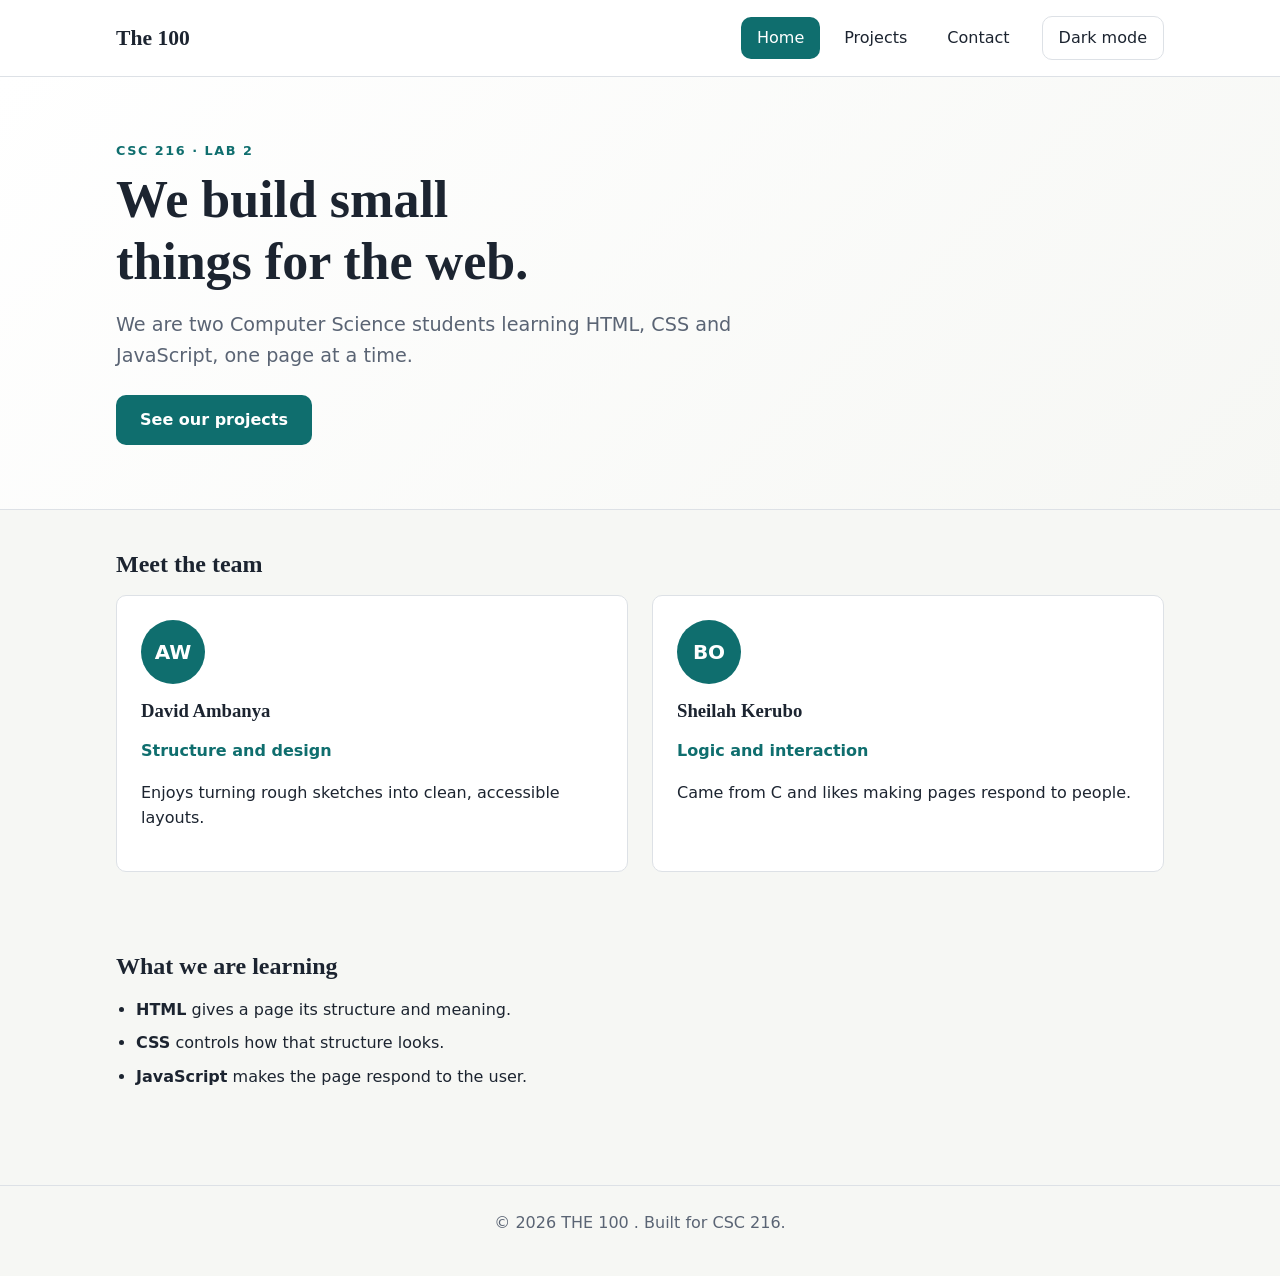
<file: index.html>
<!doctype html>

<html lang="en">
  <head>
    <meta charset="UTF-8" />
    <meta name="viewport" content="width=device-width, initial-scale=1.0" />
    <meta
      name="description"
      content="Team Byte: a CSC 216 web development pair."
    />
    <title>Home | The 100</title>
    <link rel="stylesheet" href="css/style.css" />
    <script src="js/script.js" defer></script>
  </head>
  <body>
    <a class="skip-link" href="#main">Skip to main content</a>

    <header class="site-header">
      <div class="container header-inner">
        <a class="logo" href="index.html">The 100</a>
        <button
          class="nav-toggle"
          type="button"
          aria-expanded="false"
          aria-controls="site-nav"
        >
          Menu
        </button>
        <nav id="site-nav" class="site-nav" aria-label="Main">
          <ul>
            <li><a href="index.html" aria-current="page">Home</a></li>
            <li><a href="projects.html">Projects</a></li>
            <li><a href="contact.html">Contact</a></li>
          </ul>
        </nav>
        <button class="theme-toggle" type="button" aria-pressed="false">
          Dark mode
        </button>
      </div>
    </header>

    <main id="main">
      <section class="hero">
        <div class="container">
          <p class="eyebrow">CSC 216 · Lab 2</p>
          <h1>We build small things for the web.</h1>
          <p class="lead">
            We are two Computer Science students learning HTML, CSS and
            JavaScript, one page at a time.
          </p>
          <a class="button" href="projects.html">See our projects</a>
        </div>
      </section>

      <section class="container section" aria-labelledby="team-heading">
        <h2 id="team-heading">Meet the team</h2>
        <div class="team-grid">
          <article class="card">
            <div class="avatar" aria-hidden="true">AW</div>
            <h3>David Ambanya</h3>
            <p class="role">Structure and design</p>
            <p>Enjoys turning rough sketches into clean, accessible layouts.</p>
          </article>
          <article class="card">
            <div class="avatar" aria-hidden="true">BO</div>
            <h3>Sheilah Kerubo</h3>
            <p class="role">Logic and interaction</p>
            <p>Came from C and likes making pages respond to people.</p>
          </article>
        </div>
      </section>

      <section class="container section" aria-labelledby="learning-heading">
        <h2 id="learning-heading">What we are learning</h2>
        <ul class="skill-list">
          <li><strong>HTML</strong> gives a page its structure and meaning.</li>
          <li><strong>CSS</strong> controls how that structure looks.</li>
          <li>
            <strong>JavaScript</strong> makes the page respond to the user.
          </li>
        </ul>
      </section>
    </main>

    <footer class="site-footer">
      <div class="container">
        <p>© <span id="year">2026</span> THE 100 . Built for CSC 216.</p>
      </div>
    </footer>
  </body>
</html>
</file>
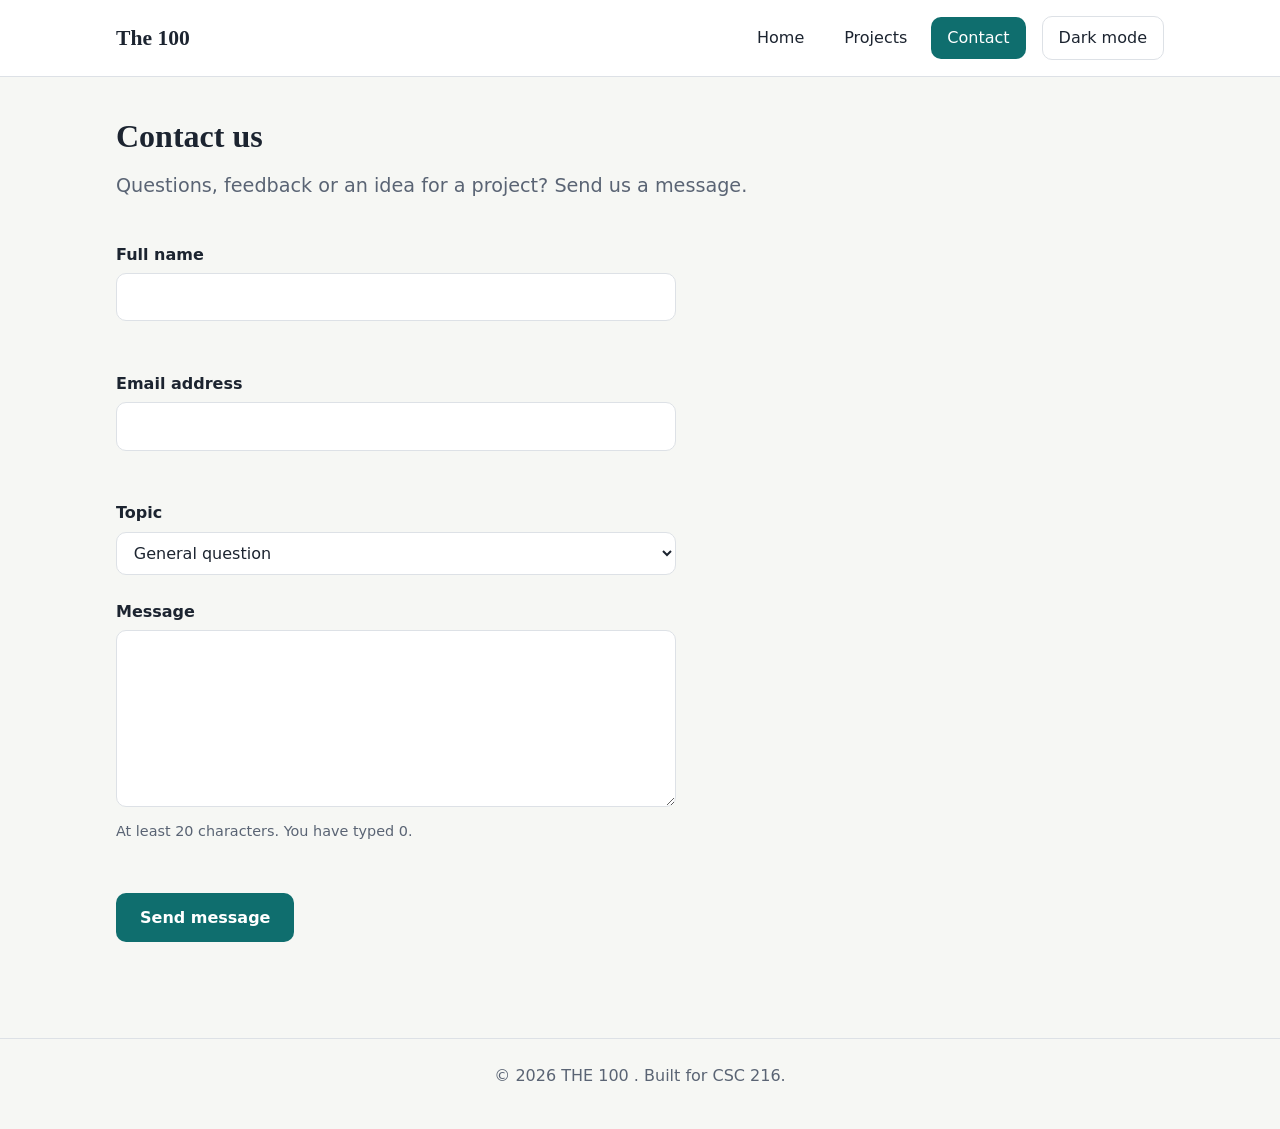
<file: contact.html>
<!doctype html>
<html lang="en">
  <head>
    <meta charset="UTF-8" />
    <meta name="viewport" content="width=device-width, initial-scale=1.0" />
    <meta name="description" content="Send a message to The 100." />
    <title>Contact | The 100</title>
    <link rel="stylesheet" href="css/style.css" />
    <script src="js/script.js" defer></script>
  </head>
  <body>
    <a class="skip-link" href="#main">Skip to main content</a>

    <header class="site-header">
      <div class="container header-inner">
        <a class="logo" href="index.html">The 100</a>
        <button
          class="nav-toggle"
          type="button"
          aria-expanded="false"
          aria-controls="site-nav"
        >
          Menu
        </button>
        <nav id="site-nav" class="site-nav" aria-label="Main">
          <ul>
            <li><a href="index.html">Home</a></li>
            <li><a href="projects.html">Projects</a></li>
            <li><a href="contact.html" aria-current="page">Contact</a></li>
          </ul>
        </nav>
        <button class="theme-toggle" type="button" aria-pressed="false">
          Dark mode
        </button>
      </div>
    </header>

    <main id="main" class="container">
      <header class="page-header">
        <h1>Contact us</h1>
        <p class="lead">
          Questions, feedback or an idea for a project? Send us a message.
        </p>
      </header>

      <form id="contact-form" class="contact-form" novalidate>
        <div class="field">
          <label for="name">Full name</label>
          <input
            type="text"
            id="name"
            name="name"
            autocomplete="name"
            required
            aria-describedby="name-error"
          />
          <p class="error" id="name-error"></p>
        </div>

        <div class="field">
          <label for="email">Email address</label>
          <input
            type="email"
            id="email"
            name="email"
            autocomplete="email"
            required
            aria-describedby="email-error"
          />
          <p class="error" id="email-error"></p>
        </div>

        <div class="field">
          <label for="topic">Topic</label>
          <select id="topic" name="topic">
            <option value="general">General question</option>
            <option value="collaboration">Collaboration</option>
            <option value="feedback">Feedback on our site</option>
          </select>
        </div>

        <div class="field">
          <label for="message">Message</label>
          <textarea
            id="message"
            name="message"
            rows="6"
            required
            minlength="20"
            aria-describedby="message-hint message-error"
          ></textarea>
          <p class="hint" id="message-hint">
            At least 20 characters. You have typed
            <span id="char-count">0</span>.
          </p>
          <p class="error" id="message-error"></p>
        </div>

        <button class="button" type="submit">Send message</button>
        <p id="form-status" class="form-status" role="status"></p>
      </form>
    </main>

    <footer class="site-footer">
      <div class="container">
        <p>© <span id="year">2026</span> THE 100 . Built for CSC 216.</p>
      </div>
    </footer>
  </body>
</html>
</file>
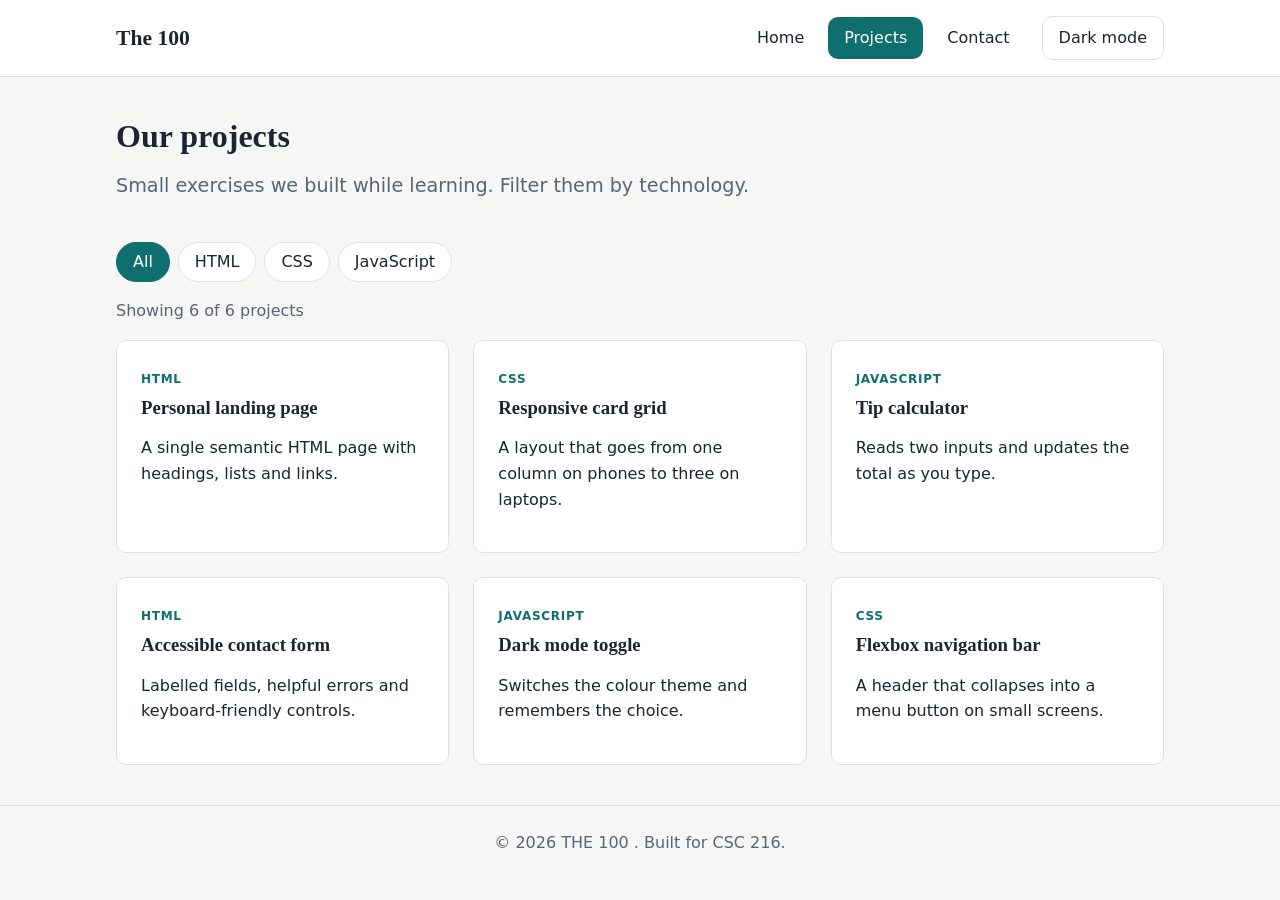
<file: projects.html>
<!doctype html>
<html lang="en">
  <head>
    <meta charset="UTF-8" />
    <meta name="viewport" content="width=device-width, initial-scale=1.0" />
    <meta
      name="description"
      content="Projects built by Team Byte while learning web development."
    />
    <title>Projects | The 100</title>
    <link rel="stylesheet" href="css/style.css" />
    <script src="js/script.js" defer></script>
  </head>
  <body>
    <a class="skip-link" href="#main">Skip to main content</a>

    <header class="site-header">
      <div class="container header-inner">
        <a class="logo" href="index.html">The 100</a>
        <button
          class="nav-toggle"
          type="button"
          aria-expanded="false"
          aria-controls="site-nav"
        >
          Menu
        </button>
        <nav id="site-nav" class="site-nav" aria-label="Main">
          <ul>
            <li><a href="index.html">Home</a></li>
            <li><a href="projects.html" aria-current="page">Projects</a></li>
            <li><a href="contact.html">Contact</a></li>
          </ul>
        </nav>
        <button class="theme-toggle" type="button" aria-pressed="false">
          Dark mode
        </button>
      </div>
    </header>

    <main id="main" class="container">
      <header class="page-header">
        <h1>Our projects</h1>
        <p class="lead">
          Small exercises we built while learning. Filter them by technology.
        </p>
      </header>

      <div
        class="filters"
        role="group"
        aria-label="Filter projects by technology"
      >
        <button
          class="filter-btn"
          type="button"
          data-filter="all"
          aria-pressed="true"
        >
          All
        </button>
        <button
          class="filter-btn"
          type="button"
          data-filter="html"
          aria-pressed="false"
        >
          HTML
        </button>
        <button
          class="filter-btn"
          type="button"
          data-filter="css"
          aria-pressed="false"
        >
          CSS
        </button>
        <button
          class="filter-btn"
          type="button"
          data-filter="js"
          aria-pressed="false"
        >
          JavaScript
        </button>
      </div>

      <p id="project-count" class="project-count" aria-live="polite"></p>
      <div id="project-list" class="project-grid"></div>

      <noscript>
        <p>Turn on JavaScript to see the project list.</p>
      </noscript>
    </main>

    <footer class="site-footer">
      <div class="container">
        <p>© <span id="year">2026</span> THE 100 . Built for CSC 216.</p>
      </div>
    </footer>
  </body>
</html>
</file>
<file: css/style.css>
/* =====================================================
   Team website stylesheet (CSC 216, Lab 2)
   One file styles every page on the site.
   ===================================================== */

/* ---------- 1. Design tokens ---------- */
:root {
  --color-bg: #f6f7f4;
  --color-surface: #ffffff;
  --color-text: #1c2430;
  --color-muted: #5a6474;
  --color-primary: #0f6e6e;
  --color-primary-dark: #0a5050;
  --color-on-primary: #ffffff;
  --color-border: #dde1e6;
  --color-error: #b3261e;
  --color-success: #1e7b3a;

  --font-body: system-ui, -apple-system, "Segoe UI", Roboto, Arial, sans-serif;
  --font-heading: Georgia, "Times New Roman", serif;

  --space-1: 0.5rem;
  --space-2: 1rem;
  --space-3: 1.5rem;
  --space-4: 2.5rem;
  --space-5: 4rem;

  --radius: 10px;
  --max-width: 1080px;
}

body.dark {
  --color-bg: #11161d;
  --color-surface: #1a212b;
  --color-text: #e7ebf0;
  --color-muted: #a2abb9;
  --color-primary: #4fc1c1;
  --color-primary-dark: #83d8d8;
  --color-on-primary: #0b1f1f;
  --color-border: #2b3340;
  --color-error: #ff8a80;
  --color-success: #7ddc97;
  color-scheme: dark;
}

/* ---------- 2. Base and reset ---------- */
*,
*::before,
*::after {
  box-sizing: border-box;
}

body {
  margin: 0;
  font-family: var(--font-body);
  font-size: 1rem;
  line-height: 1.6;
  color: var(--color-text);
  background-color: var(--color-bg);
  transition:
    background-color 0.3s ease,
    color 0.3s ease;
}

h1,
h2,
h3 {
  font-family: var(--font-heading);
  line-height: 1.2;
  margin: 0 0 var(--space-2);
}

p {
  margin: 0 0 var(--space-2);
}

a {
  color: var(--color-primary);
}

a:hover {
  color: var(--color-primary-dark);
}

img {
  max-width: 100%;
  display: block;
}

:focus-visible {
  outline: 3px solid var(--color-primary);
  outline-offset: 3px;
}

/* ---------- 3. Layout helpers ---------- */
.container {
  width: 100%;
  max-width: var(--max-width);
  margin-inline: auto;
  padding-inline: var(--space-2);
}

.section {
  padding-block: var(--space-4);
}

.skip-link {
  position: absolute;
  top: -4rem;
  left: var(--space-2);
  z-index: 100;
  padding: var(--space-1) var(--space-2);
  border-radius: var(--radius);
  background-color: var(--color-primary);
  color: var(--color-on-primary);
}

.skip-link:focus {
  top: var(--space-2);
}

/* ---------- 4. Header and navigation ---------- */
.site-header {
  position: sticky;
  top: 0;
  z-index: 10;
  background-color: var(--color-surface);
  border-bottom: 1px solid var(--color-border);
}

.header-inner {
  display: flex;
  flex-wrap: wrap;
  align-items: center;
  gap: var(--space-2);
  padding-block: var(--space-2);
}

.logo {
  margin-right: auto;
  font-family: var(--font-heading);
  font-size: 1.35rem;
  font-weight: 700;
  color: var(--color-text);
  text-decoration: none;
}

.site-nav ul {
  display: flex;
  gap: var(--space-1);
  margin: 0;
  padding: 0;
  list-style: none;
}

.site-nav a {
  display: block;
  padding: var(--space-1) var(--space-2);
  border-radius: var(--radius);
  color: var(--color-text);
  font-weight: 500;
  text-decoration: none;
}

.site-nav a:hover {
  background-color: var(--color-bg);
}

.site-nav a[aria-current="page"] {
  background-color: var(--color-primary);
  color: var(--color-on-primary);
}

.nav-toggle,
.theme-toggle {
  padding: var(--space-1) var(--space-2);
  border: 1px solid var(--color-border);
  border-radius: var(--radius);
  background-color: transparent;
  color: var(--color-text);
  font: inherit;
  cursor: pointer;
}

.theme-toggle[aria-pressed="true"] {
  border-color: var(--color-primary);
  color: var(--color-primary);
}

.nav-toggle {
  display: none;
}

/* ---------- 5. Buttons and hero ---------- */
.button {
  display: inline-block;
  padding: 0.75rem 1.5rem;
  border: none;
  border-radius: var(--radius);
  background-color: var(--color-primary);
  color: var(--color-on-primary);
  font: inherit;
  font-weight: 600;
  text-decoration: none;
  cursor: pointer;
  transition:
    background-color 0.2s ease,
    transform 0.2s ease;
}

.button:hover {
  background-color: var(--color-primary-dark);
  color: var(--color-on-primary);
  transform: translateY(-2px);
}

.hero {
  padding-block: var(--space-5);
  background: linear-gradient(135deg, var(--color-surface), var(--color-bg));
  border-bottom: 1px solid var(--color-border);
}

.hero h1 {
  max-width: 18ch;
  font-size: clamp(2rem, 5vw, 3.25rem);
}

.eyebrow {
  margin-bottom: var(--space-1);
  color: var(--color-primary);
  font-size: 0.8rem;
  font-weight: 700;
  letter-spacing: 0.12em;
  text-transform: uppercase;
}

.lead {
  max-width: 55ch;
  margin-bottom: var(--space-3);
  color: var(--color-muted);
  font-size: 1.2rem;
}

.page-header {
  padding-block: var(--space-4) var(--space-2);
}

/* ---------- 6. Cards and grids ---------- */
.team-grid,
.project-grid {
  display: grid;
  grid-template-columns: repeat(auto-fit, minmax(260px, 1fr));
  gap: var(--space-3);
}

.card {
  padding: var(--space-3);
  border: 1px solid var(--color-border);
  border-radius: var(--radius);
  background-color: var(--color-surface);
}

.avatar {
  display: grid;
  place-items: center;
  width: 64px;
  height: 64px;
  margin-bottom: var(--space-2);
  border-radius: 50%;
  background-color: var(--color-primary);
  color: var(--color-on-primary);
  font-size: 1.25rem;
  font-weight: 700;
}

.role {
  color: var(--color-primary);
  font-weight: 600;
}

.skill-list {
  padding-left: 1.25rem;
}

.skill-list li {
  margin-bottom: var(--space-1);
}

/* ---------- 7. Projects page ---------- */
.filters {
  display: flex;
  flex-wrap: wrap;
  gap: var(--space-1);
  margin-bottom: var(--space-2);
}

.filter-btn {
  padding: 0.4rem 1rem;
  border: 1px solid var(--color-border);
  border-radius: 999px;
  background-color: var(--color-surface);
  color: var(--color-text);
  font: inherit;
  cursor: pointer;
}

.filter-btn[aria-pressed="true"] {
  border-color: var(--color-primary);
  background-color: var(--color-primary);
  color: var(--color-on-primary);
}

.project-count {
  color: var(--color-muted);
}

.tag {
  display: inline-block;
  margin-bottom: var(--space-1);
  color: var(--color-primary);
  font-size: 0.75rem;
  font-weight: 700;
  letter-spacing: 0.06em;
  text-transform: uppercase;
}

/* ---------- 8. Contact form ---------- */
.contact-form {
  max-width: 560px;
  padding-bottom: var(--space-4);
}

.field {
  margin-bottom: var(--space-3);
}

label {
  display: block;
  margin-bottom: 0.35rem;
  font-weight: 600;
}

input,
select,
textarea {
  width: 100%;
  padding: 0.65rem 0.8rem;
  border: 1px solid var(--color-border);
  border-radius: var(--radius);
  background-color: var(--color-surface);
  color: var(--color-text);
  font: inherit;
}

input:focus,
select:focus,
textarea:focus {
  border-color: var(--color-primary);
}

input[aria-invalid="true"],
textarea[aria-invalid="true"] {
  border-color: var(--color-error);
}

.hint,
.error {
  margin: 0.35rem 0 0;
  font-size: 0.9rem;
}

.hint {
  color: var(--color-muted);
}

.error {
  min-height: 1.4em;
  color: var(--color-error);
}

.form-status {
  margin-top: var(--space-2);
  color: var(--color-success);
  font-weight: 600;
}

/* ---------- 9. Footer ---------- */
.site-footer {
  margin-top: var(--space-4);
  padding-block: var(--space-3);
  border-top: 1px solid var(--color-border);
  color: var(--color-muted);
  text-align: center;
}

/* ---------- 10. Small screens ---------- */
@media (max-width: 700px) {
  .nav-toggle {
    display: inline-block;
  }

  .site-nav {
    display: none;
    order: 3;
    width: 100%;
  }

  .site-nav.open {
    display: block;
  }

  .site-nav ul {
    flex-direction: column;
  }

  .section {
    padding-block: var(--space-3);
  }
}

/* ---------- 11. Respect reduced-motion preferences ---------- */
@media (prefers-reduced-motion: reduce) {
  *,
  *::before,
  *::after {
    transition: none !important;
  }
}
</file>
